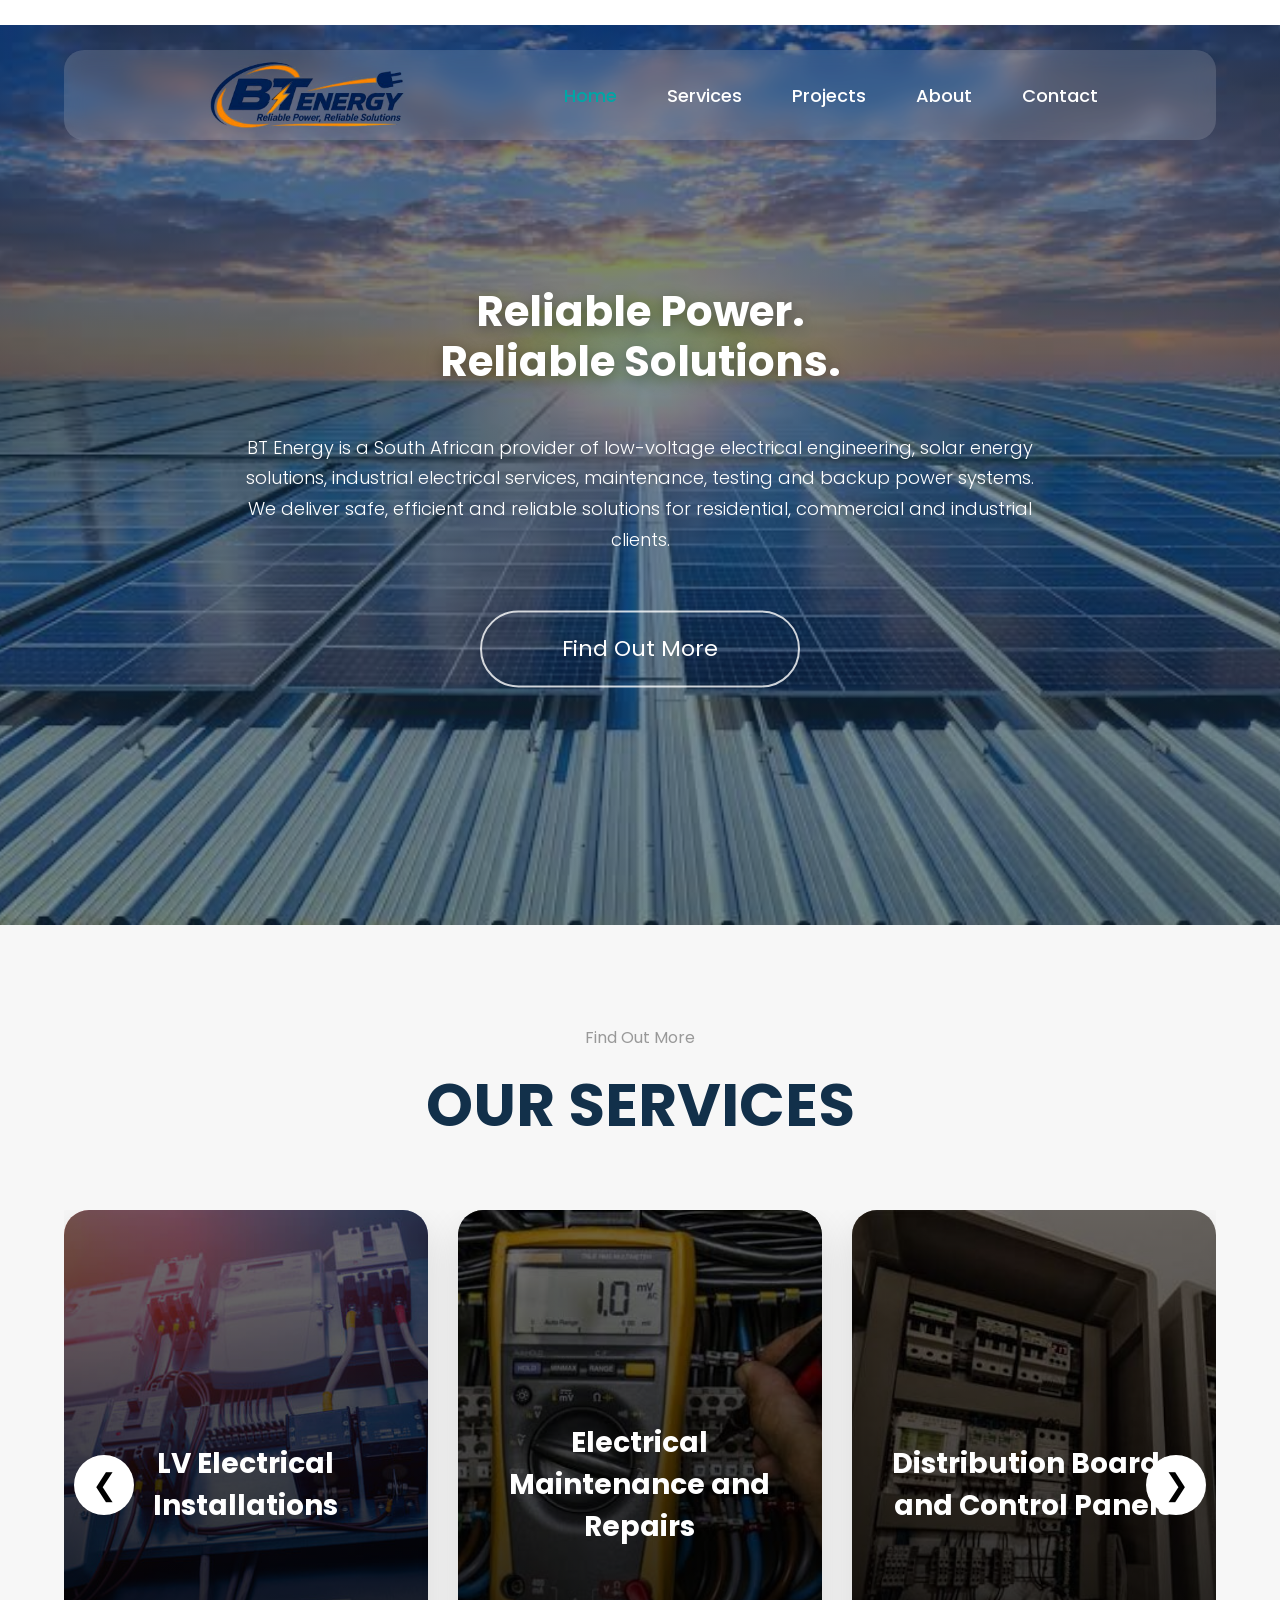
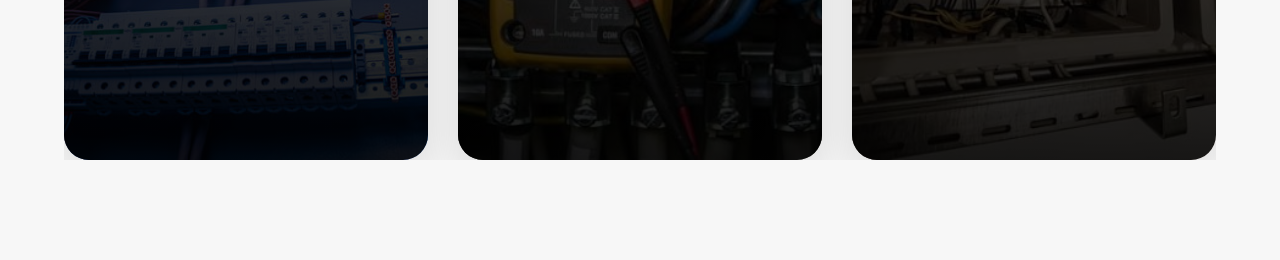
<file: index.html>
<!DOCTYPE html>
<html lang="en">
<head>
<meta charset="UTF-8">
<meta name="viewport" content="width=device-width, initial-scale=1.0">
<title>BT Energy</title>
 
<link rel="stylesheet" href="style.css">
 
<link
href="https://fonts.googleapis.com/css2?family=Poppins:wght@300;400;500;600;700;800&display=swap"
rel="stylesheet">
 
</head>
<body>
 
<section class="hero">
 
<nav>
 
<a class="logo" href="index.html" aria-label="BT Energy home">
<img class="landing-logo" src="images/bt-energy-logo.png" alt="BT Energy — Reliable Power, Reliable Solutions">
</a>
 
<ul>
<li><a href="index.html" aria-current="page">Home</a></li>
<li><a href="services.html">Services</a></li>
<li><a href="projects.html">Projects</a></li>
<li><a href="about.html">About</a></li>
<li><a href="contact.html">Contact</a></li>
</ul>
 
</nav>
 
<div class="hero-content">
 
<h1>
Reliable Power.<br>
Reliable Solutions.
</h1>
 
<p>
BT Energy is a South African provider of low-voltage electrical
engineering, solar energy solutions, industrial electrical services,
maintenance, testing and backup power systems. We deliver safe,
efficient and reliable solutions for residential, commercial and
industrial clients.
</p>
 
<a href="#services" class="btn">
Find Out More
</a>
 
</div>
 
</section>
<section class="services" id="services">

    <div class="services-title">
        <span>Find Out More</span>
        <h2>OUR SERVICES</h2>
    </div>

    <div class="slider-wrapper">

        <button class="slider-btn prev">&#10094;</button>

        <div class="services-slider">

            <div class="service-card" tabindex="0">
                <img src="images/mor_electrical_engineering_1.jpg" alt="">
                <div class="service-info">
                    <h3>LV Electrical Installations</h3>
                    <ul>
                        <li>Residential and commercial electrical installations.</li>
                        <li>Electrical wiring, conduit and cable reticulation.</li>
                        <li>Lighting, switching and socket-outlet installations.</li>
                        <li>Distribution board installation and upgrades.</li>
                        <li>Cable pulling, glanding, termination and connections.</li>
                        <li>Earthing and bonding installations.</li>
                    </ul>
                </div>
            </div>

            <div class="service-card" tabindex="0">
                <img src="images/maintenance.jfif" alt="">
                <div class="service-info">
                    <h3>Electrical Maintenance and Repairs</h3>
                    <ul>
                        <li>Planned and preventative electrical maintenance.</li>
                        <li>Corrective maintenance and electrical repairs.</li>
                        <li>Electrical fault finding and troubleshooting.</li>
                        <li>Inspection and maintenance of distribution boards and circuits.</li>
                        <li>Repair and replacement of damaged cables, accessories and components.</li>
                        <li>Support with electrical faults and breakdowns.</li>
                    </ul>
                </div>
            </div>

            <div class="service-card" tabindex="0">
                <img src="images/distribution.jfif" alt="">
                <div class="service-info">
                    <h3>Distribution Boards and Control Panels</h3>
                    <ul>
                        <li>Supply, installation, replacement and upgrading of low-voltage distribution boards.</li>
                        <li>Main and sub-distribution board work.</li>
                        <li>Circuit breaker and protective-device installation or replacement.</li>
                        <li>Control panel wiring, modifications and refurbishment.</li>
                        <li>Motor control and starter panel services within the agreed LV scope.</li>
                        <li>Circuit identification, labelling and panel documentation.</li>
                    </ul>
                </div>
            </div>

            <div class="service-card" tabindex="0">
                <img src="images/testing.jfif" alt="">
                <div class="service-info">
                    <h3>Electrical Testing and Commissioning</h3>
                    <ul>
                        <li>Electrical installation inspection and verification.</li>
                        <li>Insulation resistance testing.</li>
                        <li>Continuity and earth continuity testing.</li>
                        <li>Polarity and phase sequence checks.</li>
                        <li>Earth leakage and protective-device checks.</li>
                        <li>Functional testing and commissioning of completed LV installations.</li>
                    </ul>
                    <p class="service-note">Testing and certification are limited to applicable competence, registration and authorisation. Any required electrical Certificate of Compliance (CoC) is issued only by an appropriately registered person.</p>
                </div>
            </div>

            <div class="service-card" tabindex="0">
                <img src="images/card1.jpg" alt="">
                <div class="service-info">
                    <h3>Industrial Electrical Services</h3>
                    <ul>
                        <li>Low-voltage electrical connections for machinery and equipment.</li>
                        <li>Electrical motor connections and related control circuits.</li>
                        <li>Pump and conveyor electrical connections and control support.</li>
                        <li>Industrial lighting and power installations.</li>
                        <li>Industrial electrical fault finding and maintenance.</li>
                        <li>LV electrical modifications and upgrades.</li>
                    </ul>
                </div>
            </div>

            <div class="service-card" tabindex="0">
                <img src="images/card5.jfif" alt="">
                <div class="service-info">
                    <h3>Solar and Backup Power</h3>
                    <ul>
                        <li>Inverter and battery backup system installations.</li>
                        <li>UPS installation, maintenance and support.</li>
                        <li>Solar PV electrical installation services.</li>
                        <li>Changeover systems and automatic transfer switch (ATS) installations.</li>
                        <li>Backup power system inspection, testing and maintenance.</li>
                        <li>Integration of suitable low-voltage power and protection equipment.</li>
                    </ul>
                    <p class="service-note">Solar PV and backup-power work is subject to system design, equipment suitability, applicable standards and required professional or statutory approvals.</p>
                </div>
            </div>

        </div>

        <button class="slider-btn next">&#10095;</button>

    </div>

</section>
<script src="script.js"></script>
</body>
</html>
</file>
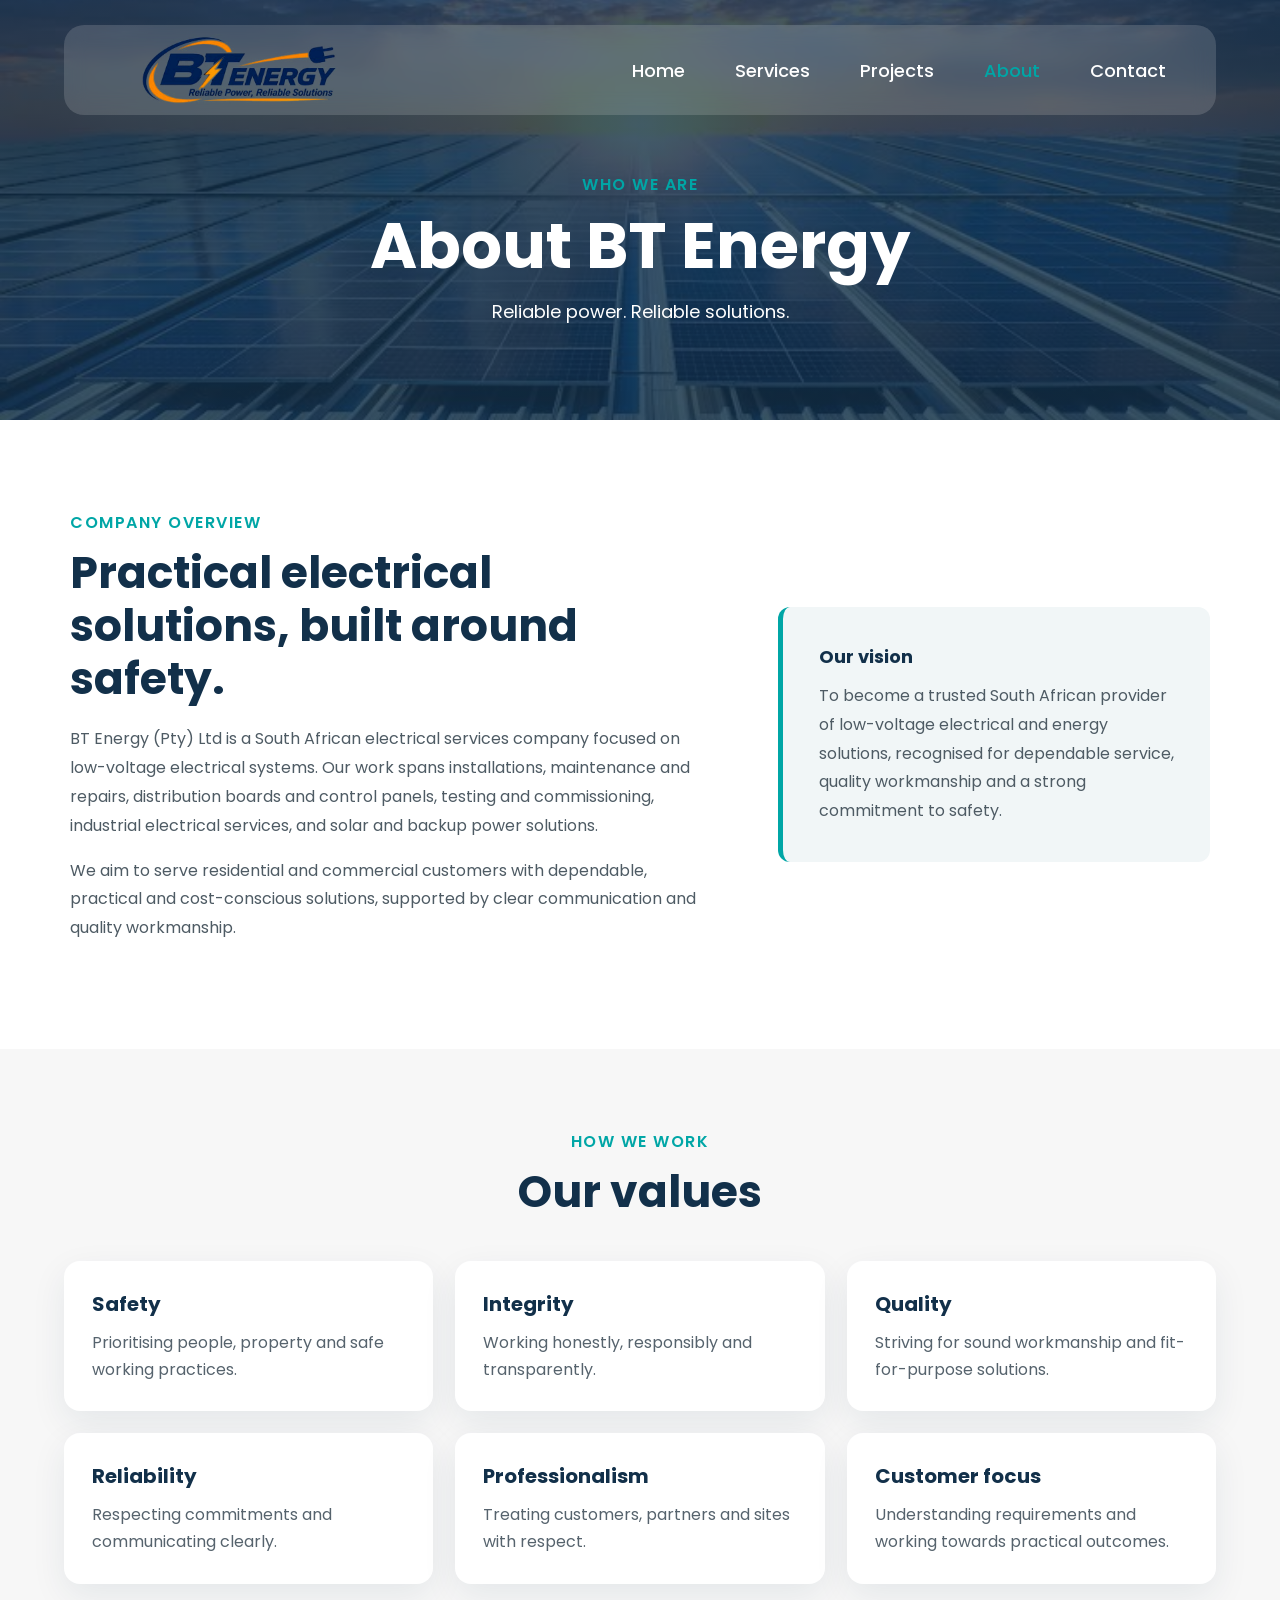
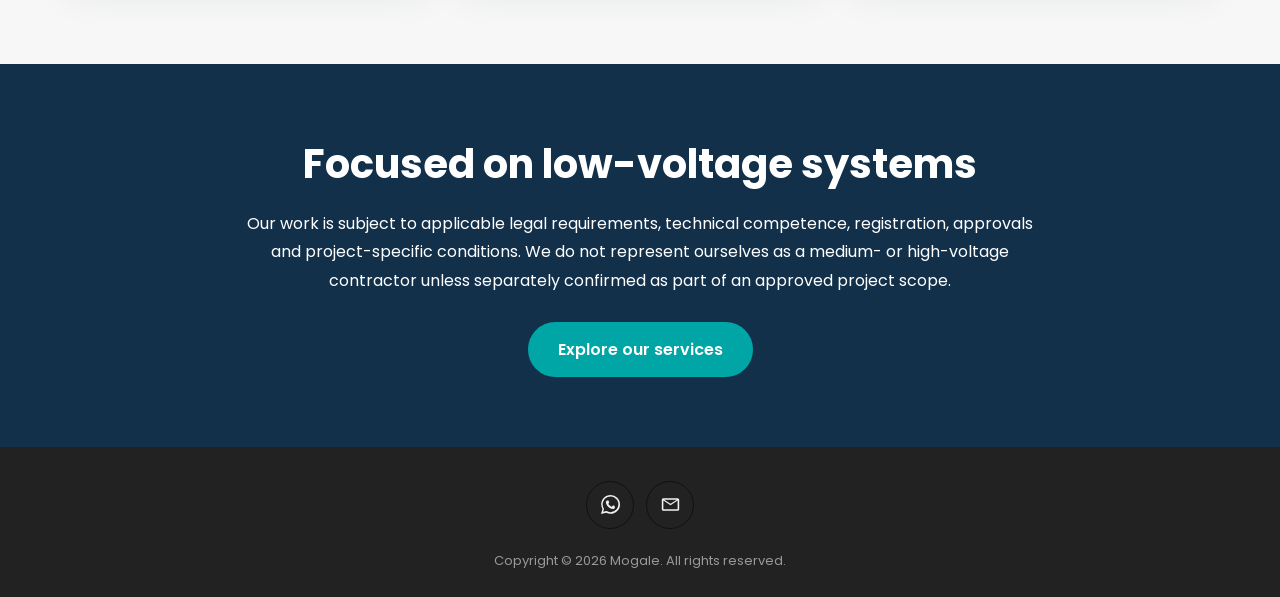
<file: about.html>
<!DOCTYPE html>
<html lang="en">
<head>
    <meta charset="UTF-8">
    <meta name="viewport" content="width=device-width, initial-scale=1.0">
    <meta name="description" content="Learn about BT Energy, a South African low-voltage electrical and energy services company.">
    <title>About | BT Energy</title>
    <link rel="stylesheet" href="style.css">
    <link href="https://fonts.googleapis.com/css2?family=Poppins:wght@300;400;500;600;700;800&display=swap" rel="stylesheet">
</head>
<body>
    <header class="page-hero">
        <nav>
            <a class="logo" href="index.html" aria-label="BT Energy home"><img class="landing-logo" src="images/bt-energy-logo.png" alt="BT Energy — Reliable Power, Reliable Solutions"></a>
            <ul>
                <li><a href="index.html">Home</a></li>
                <li><a href="services.html">Services</a></li>
                <li><a href="projects.html">Projects</a></li>
                <li><a href="about.html" aria-current="page">About</a></li>
                <li><a href="contact.html">Contact</a></li>
            </ul>
        </nav>
        <div class="page-heading">
            <span>Who we are</span>
            <h1>About BT Energy</h1>
            <p>Reliable power. Reliable solutions.</p>
        </div>
    </header>

    <main>
        <section class="content-section about-intro">
            <div class="content-copy">
                <span class="eyebrow">Company overview</span>
                <h2>Practical electrical solutions, built around safety.</h2>
                <p>BT Energy (Pty) Ltd is a South African electrical services company focused on low-voltage electrical systems. Our work spans installations, maintenance and repairs, distribution boards and control panels, testing and commissioning, industrial electrical services, and solar and backup power solutions.</p>
                <p>We aim to serve residential and commercial customers with dependable, practical and cost-conscious solutions, supported by clear communication and quality workmanship.</p>
            </div>
            <div class="about-highlight">
                <span>Our vision</span>
                <p>To become a trusted South African provider of low-voltage electrical and energy solutions, recognised for dependable service, quality workmanship and a strong commitment to safety.</p>
            </div>
        </section>

        <section class="values-section">
            <div class="section-heading">
                <span class="eyebrow">How we work</span>
                <h2>Our values</h2>
            </div>
            <div class="value-grid">
                <article class="value-card"><h3>Safety</h3><p>Prioritising people, property and safe working practices.</p></article>
                <article class="value-card"><h3>Integrity</h3><p>Working honestly, responsibly and transparently.</p></article>
                <article class="value-card"><h3>Quality</h3><p>Striving for sound workmanship and fit-for-purpose solutions.</p></article>
                <article class="value-card"><h3>Reliability</h3><p>Respecting commitments and communicating clearly.</p></article>
                <article class="value-card"><h3>Professionalism</h3><p>Treating customers, partners and sites with respect.</p></article>
                <article class="value-card"><h3>Customer focus</h3><p>Understanding requirements and working towards practical outcomes.</p></article>
            </div>
        </section>

        <section class="scope-banner">
            <h2>Focused on low-voltage systems</h2>
            <p>Our work is subject to applicable legal requirements, technical competence, registration, approvals and project-specific conditions. We do not represent ourselves as a medium- or high-voltage contractor unless separately confirmed as part of an approved project scope.</p>
            <a class="content-button" href="index.html#services">Explore our services</a>
        </section>
    </main>

    <footer class="site-footer">
        <div class="footer-icons">
            <a href="https://wa.me/27682851811" target="_blank" rel="noopener noreferrer" aria-label="Chat with BT Energy on WhatsApp">
                <svg viewBox="0 0 24 24" aria-hidden="true"><path d="M20.5 3.5A11.8 11.8 0 0 0 12.1 0C5.6 0 .3 5.3.3 11.8c0 2.1.6 4.1 1.6 5.9L0 24l6.5-1.7a11.8 11.8 0 0 0 5.6 1.4h.1c6.5 0 11.8-5.3 11.8-11.8 0-3.2-1.2-6.1-3.5-8.4ZM12.1 21.7a9.9 9.9 0 0 1-5.1-1.4l-.4-.2-3.8 1 1-3.7-.2-.4a9.9 9.9 0 1 1 8.5 4.7Zm5.4-7.4c-.3-.2-1.7-.8-2-.9-.3-.1-.5-.2-.7.2-.2.3-.8.9-.9 1.1-.2.2-.3.2-.6.1-.3-.2-1.2-.4-2.3-1.4-.9-.8-1.4-1.7-1.6-2-.2-.3 0-.5.1-.6l.5-.6.3-.5c.1-.2 0-.4 0-.5l-.8-2c-.2-.5-.4-.4-.7-.4H8c-.2 0-.5.1-.8.4-.3.3-1 1-1 2.4s1 2.8 1.1 3c.1.2 2 3.1 4.8 4.3.7.3 1.2.5 1.6.6.7.2 1.3.2 1.8.1.5-.1 1.7-.7 1.9-1.3.2-.7.2-1.2.2-1.3-.1-.2-.3-.3-.6-.5Z"/></svg>
            </a>
            <a href="mailto:nmokgwatjana@gmail.com" aria-label="Email BT Energy">
                <svg viewBox="0 0 24 24" aria-hidden="true"><path d="M3 4h18a2 2 0 0 1 2 2v12a2 2 0 0 1-2 2H3a2 2 0 0 1-2-2V6a2 2 0 0 1 2-2Zm9 9L3 7v11h18V7l-9 6Zm0-2 8-5H4l8 5Z"/></svg>
            </a>
        </div>
        <p>Copyright &copy; 2026 Mogale. All rights reserved.</p>
    </footer>
</body>
</html>
</file>
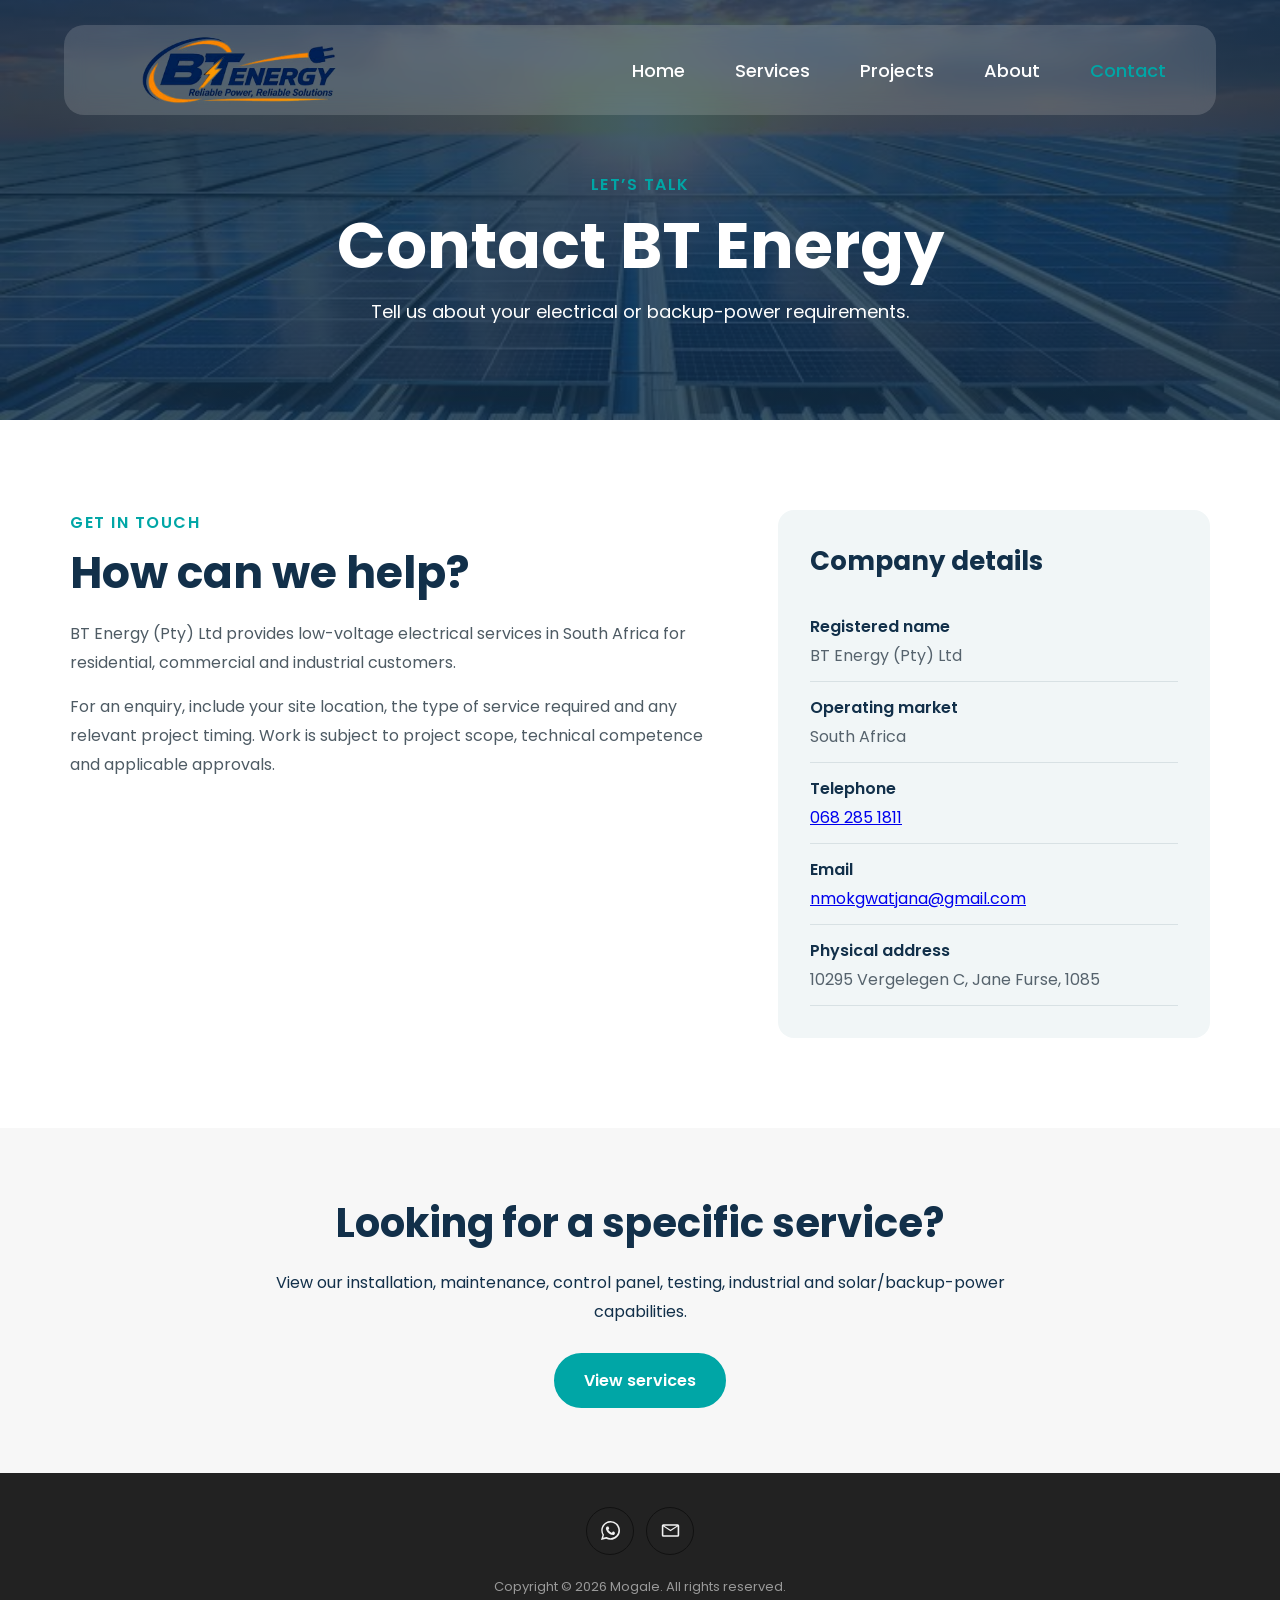
<file: contact.html>
<!DOCTYPE html>
<html lang="en">
<head>
    <meta charset="UTF-8">
    <meta name="viewport" content="width=device-width, initial-scale=1.0">
    <meta name="description" content="Contact BT Energy (Pty) Ltd about low-voltage electrical services in South Africa.">
    <title>Contact | BT Energy</title>
    <link rel="stylesheet" href="style.css">
    <link href="https://fonts.googleapis.com/css2?family=Poppins:wght@300;400;500;600;700;800&display=swap" rel="stylesheet">
</head>
<body>
    <header class="page-hero">
        <nav>
            <a class="logo" href="index.html" aria-label="BT Energy home"><img class="landing-logo" src="images/bt-energy-logo.png" alt="BT Energy — Reliable Power, Reliable Solutions"></a>
            <ul>
                <li><a href="index.html">Home</a></li>
                <li><a href="services.html">Services</a></li>
                <li><a href="projects.html">Projects</a></li>
                <li><a href="about.html">About</a></li>
                <li><a href="contact.html" aria-current="page">Contact</a></li>
            </ul>
        </nav>
        <div class="page-heading">
            <span>Let’s talk</span>
            <h1>Contact BT Energy</h1>
            <p>Tell us about your electrical or backup-power requirements.</p>
        </div>
    </header>

    <main>
        <section class="contact-section">
            <div class="contact-copy">
                <span class="eyebrow">Get in touch</span>
                <h2>How can we help?</h2>
                <p>BT Energy (Pty) Ltd provides low-voltage electrical services in South Africa for residential, commercial and industrial customers.</p>
                <p>For an enquiry, include your site location, the type of service required and any relevant project timing. Work is subject to project scope, technical competence and applicable approvals.</p>
            </div>
            <div class="contact-details">
                <h2>Company details</h2>
                <dl>
                    <div><dt>Registered name</dt><dd>BT Energy (Pty) Ltd</dd></div>
                    <div><dt>Operating market</dt><dd>South Africa</dd></div>
                    <div><dt>Telephone</dt><dd><a href="tel:0682851811">068 285 1811</a></dd></div>
                    <div><dt>Email</dt><dd><a href="mailto:nmokgwatjana@gmail.com">nmokgwatjana@gmail.com</a></dd></div>
                    <div><dt>Physical address</dt><dd>10295 Vergelegen C, Jane Furse, 1085</dd></div>
                </dl>
            </div>
        </section>
        <section class="contact-services">
            <h2>Looking for a specific service?</h2>
            <p>View our installation, maintenance, control panel, testing, industrial and solar/backup-power capabilities.</p>
            <a class="content-button" href="services.html">View services</a>
        </section>
    </main>

    <footer class="site-footer">
        <div class="footer-icons">
            <a href="https://wa.me/27682851811" target="_blank" rel="noopener noreferrer" aria-label="Chat with BT Energy on WhatsApp">
                <svg viewBox="0 0 24 24" aria-hidden="true"><path d="M20.5 3.5A11.8 11.8 0 0 0 12.1 0C5.6 0 .3 5.3.3 11.8c0 2.1.6 4.1 1.6 5.9L0 24l6.5-1.7a11.8 11.8 0 0 0 5.6 1.4h.1c6.5 0 11.8-5.3 11.8-11.8 0-3.2-1.2-6.1-3.5-8.4ZM12.1 21.7a9.9 9.9 0 0 1-5.1-1.4l-.4-.2-3.8 1 1-3.7-.2-.4a9.9 9.9 0 1 1 8.5 4.7Zm5.4-7.4c-.3-.2-1.7-.8-2-.9-.3-.1-.5-.2-.7.2-.2.3-.8.9-.9 1.1-.2.2-.3.2-.6.1-.3-.2-1.2-.4-2.3-1.4-.9-.8-1.4-1.7-1.6-2-.2-.3 0-.5.1-.6l.5-.6.3-.5c.1-.2 0-.4 0-.5l-.8-2c-.2-.5-.4-.4-.7-.4H8c-.2 0-.5.1-.8.4-.3.3-1 1-1 2.4s1 2.8 1.1 3c.1.2 2 3.1 4.8 4.3.7.3 1.2.5 1.6.6.7.2 1.3.2 1.8.1.5-.1 1.7-.7 1.9-1.3.2-.7.2-1.2.2-1.3-.1-.2-.3-.3-.6-.5Z"/></svg>
            </a>
            <a href="mailto:nmokgwatjana@gmail.com" aria-label="Email BT Energy">
                <svg viewBox="0 0 24 24" aria-hidden="true"><path d="M3 4h18a2 2 0 0 1 2 2v12a2 2 0 0 1-2 2H3a2 2 0 0 1-2-2V6a2 2 0 0 1 2-2Zm9 9L3 7v11h18V7l-9 6Zm0-2 8-5H4l8 5Z"/></svg>
            </a>
        </div>
        <p>Copyright &copy; 2026 Mogale. All rights reserved.</p>
    </footer>
</body>
</html>
</file>
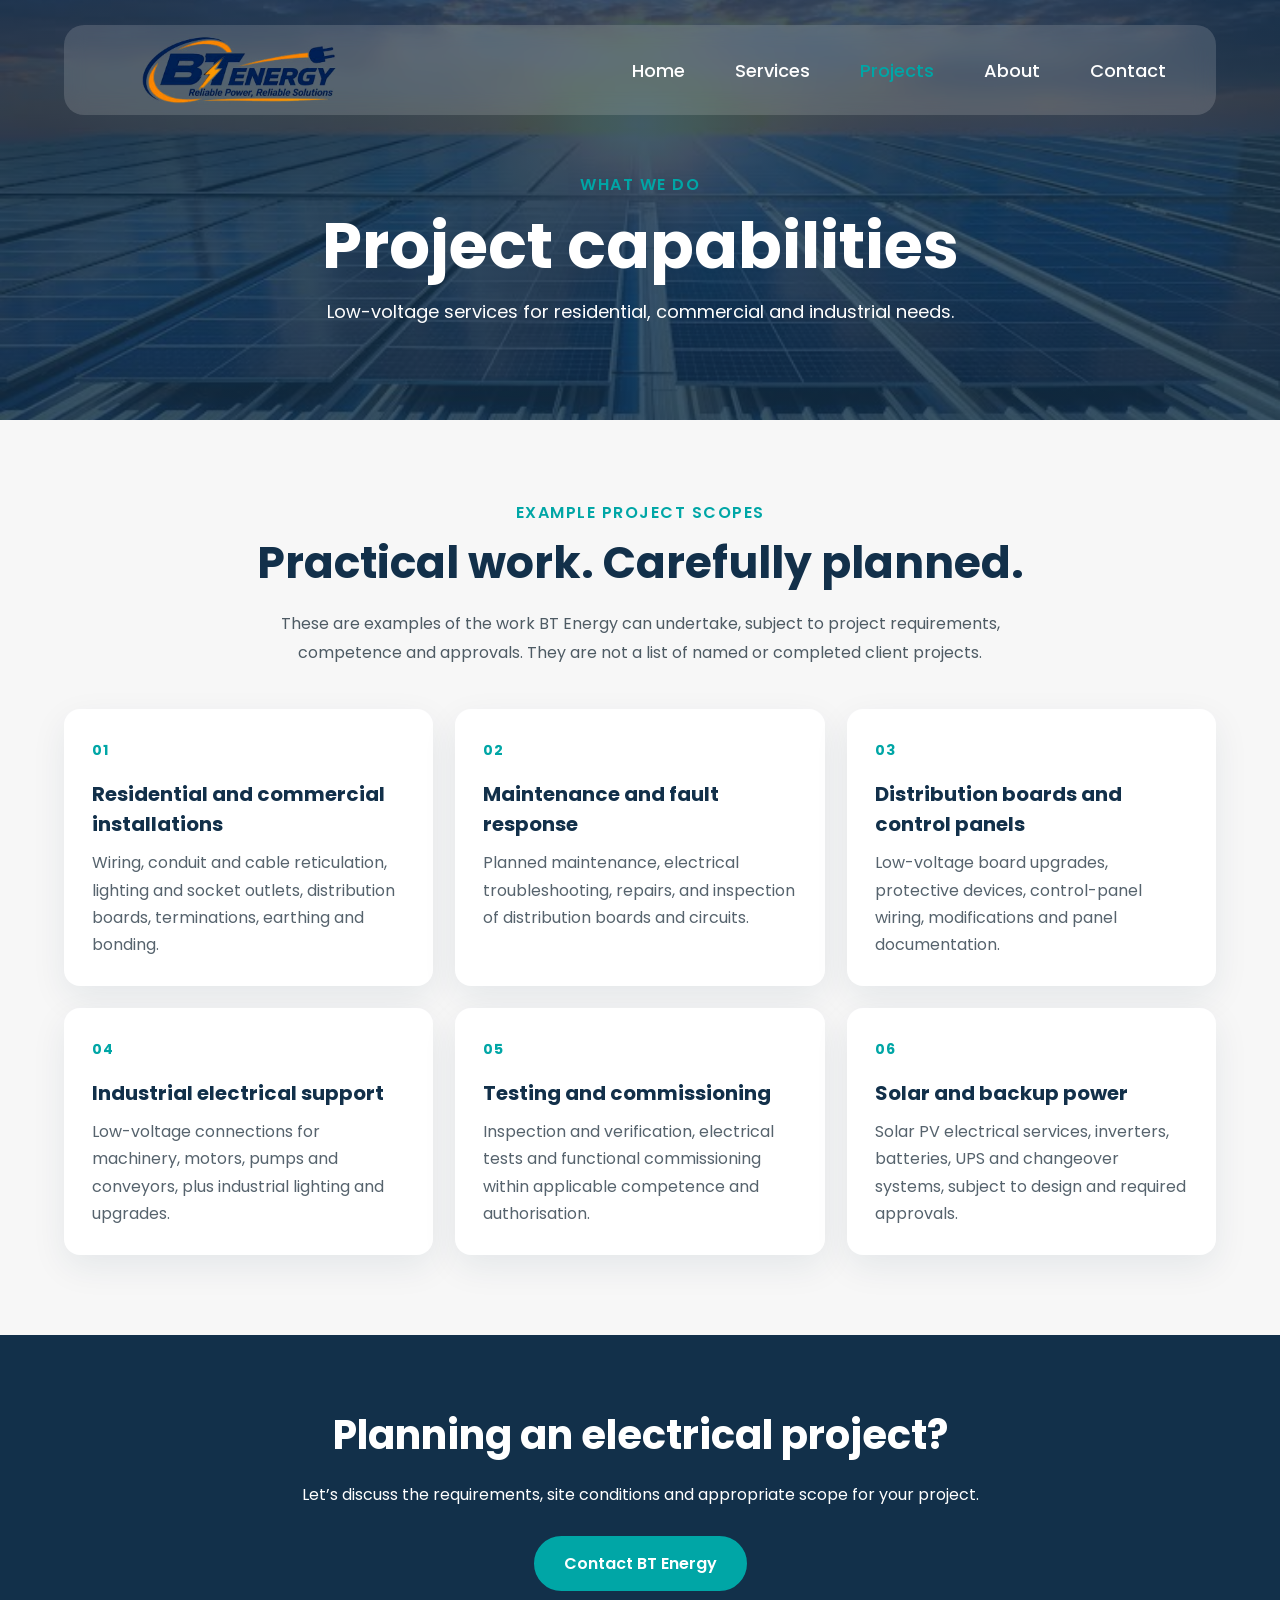
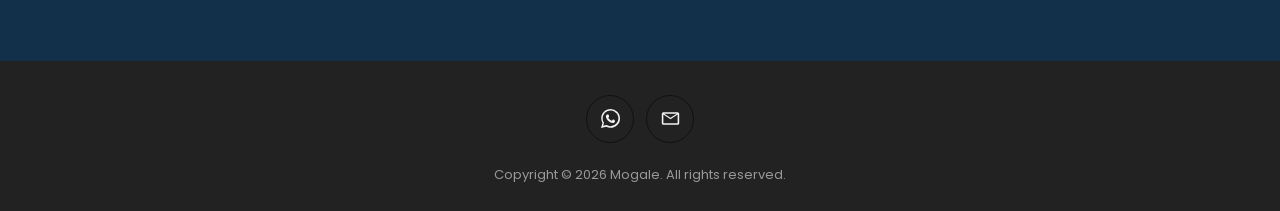
<file: projects.html>
<!DOCTYPE html>
<html lang="en">
<head>
    <meta charset="UTF-8">
    <meta name="viewport" content="width=device-width, initial-scale=1.0">
    <meta name="description" content="Explore example low-voltage electrical project scopes offered by BT Energy.">
    <title>Projects | BT Energy</title>
    <link rel="stylesheet" href="style.css">
    <link href="https://fonts.googleapis.com/css2?family=Poppins:wght@300;400;500;600;700;800&display=swap" rel="stylesheet">
</head>
<body>
    <header class="page-hero">
        <nav>
            <a class="logo" href="index.html" aria-label="BT Energy home"><img class="landing-logo" src="images/bt-energy-logo.png" alt="BT Energy — Reliable Power, Reliable Solutions"></a>
            <ul>
                <li><a href="index.html">Home</a></li>
                <li><a href="services.html">Services</a></li>
                <li><a href="projects.html" aria-current="page">Projects</a></li>
                <li><a href="about.html">About</a></li>
                <li><a href="contact.html">Contact</a></li>
            </ul>
        </nav>
        <div class="page-heading">
            <span>What we do</span>
            <h1>Project capabilities</h1>
            <p>Low-voltage services for residential, commercial and industrial needs.</p>
        </div>
    </header>

    <main>
        <section class="project-section">
            <div class="section-heading">
                <span class="eyebrow">Example project scopes</span>
                <h2>Practical work. Carefully planned.</h2>
                <p>These are examples of the work BT Energy can undertake, subject to project requirements, competence and approvals. They are not a list of named or completed client projects.</p>
            </div>
            <div class="project-grid">
                <article class="project-card">
                    <span class="project-number">01</span>
                    <h3>Residential and commercial installations</h3>
                    <p>Wiring, conduit and cable reticulation, lighting and socket outlets, distribution boards, terminations, earthing and bonding.</p>
                </article>
                <article class="project-card">
                    <span class="project-number">02</span>
                    <h3>Maintenance and fault response</h3>
                    <p>Planned maintenance, electrical troubleshooting, repairs, and inspection of distribution boards and circuits.</p>
                </article>
                <article class="project-card">
                    <span class="project-number">03</span>
                    <h3>Distribution boards and control panels</h3>
                    <p>Low-voltage board upgrades, protective devices, control-panel wiring, modifications and panel documentation.</p>
                </article>
                <article class="project-card">
                    <span class="project-number">04</span>
                    <h3>Industrial electrical support</h3>
                    <p>Low-voltage connections for machinery, motors, pumps and conveyors, plus industrial lighting and upgrades.</p>
                </article>
                <article class="project-card">
                    <span class="project-number">05</span>
                    <h3>Testing and commissioning</h3>
                    <p>Inspection and verification, electrical tests and functional commissioning within applicable competence and authorisation.</p>
                </article>
                <article class="project-card">
                    <span class="project-number">06</span>
                    <h3>Solar and backup power</h3>
                    <p>Solar PV electrical services, inverters, batteries, UPS and changeover systems, subject to design and required approvals.</p>
                </article>
            </div>
        </section>
        <section class="scope-banner">
            <h2>Planning an electrical project?</h2>
            <p>Let’s discuss the requirements, site conditions and appropriate scope for your project.</p>
            <a class="content-button" href="contact.html">Contact BT Energy</a>
        </section>
    </main>

    <footer class="site-footer">
        <div class="footer-icons">
            <a href="https://wa.me/27682851811" target="_blank" rel="noopener noreferrer" aria-label="Chat with BT Energy on WhatsApp">
                <svg viewBox="0 0 24 24" aria-hidden="true"><path d="M20.5 3.5A11.8 11.8 0 0 0 12.1 0C5.6 0 .3 5.3.3 11.8c0 2.1.6 4.1 1.6 5.9L0 24l6.5-1.7a11.8 11.8 0 0 0 5.6 1.4h.1c6.5 0 11.8-5.3 11.8-11.8 0-3.2-1.2-6.1-3.5-8.4ZM12.1 21.7a9.9 9.9 0 0 1-5.1-1.4l-.4-.2-3.8 1 1-3.7-.2-.4a9.9 9.9 0 1 1 8.5 4.7Zm5.4-7.4c-.3-.2-1.7-.8-2-.9-.3-.1-.5-.2-.7.2-.2.3-.8.9-.9 1.1-.2.2-.3.2-.6.1-.3-.2-1.2-.4-2.3-1.4-.9-.8-1.4-1.7-1.6-2-.2-.3 0-.5.1-.6l.5-.6.3-.5c.1-.2 0-.4 0-.5l-.8-2c-.2-.5-.4-.4-.7-.4H8c-.2 0-.5.1-.8.4-.3.3-1 1-1 2.4s1 2.8 1.1 3c.1.2 2 3.1 4.8 4.3.7.3 1.2.5 1.6.6.7.2 1.3.2 1.8.1.5-.1 1.7-.7 1.9-1.3.2-.7.2-1.2.2-1.3-.1-.2-.3-.3-.6-.5Z"/></svg>
            </a>
            <a href="mailto:nmokgwatjana@gmail.com" aria-label="Email BT Energy">
                <svg viewBox="0 0 24 24" aria-hidden="true"><path d="M3 4h18a2 2 0 0 1 2 2v12a2 2 0 0 1-2 2H3a2 2 0 0 1-2-2V6a2 2 0 0 1 2-2Zm9 9L3 7v11h18V7l-9 6Zm0-2 8-5H4l8 5Z"/></svg>
            </a>
        </div>
        <p>Copyright &copy; 2026 Mogale. All rights reserved.</p>
    </footer>
</body>
</html>
</file>
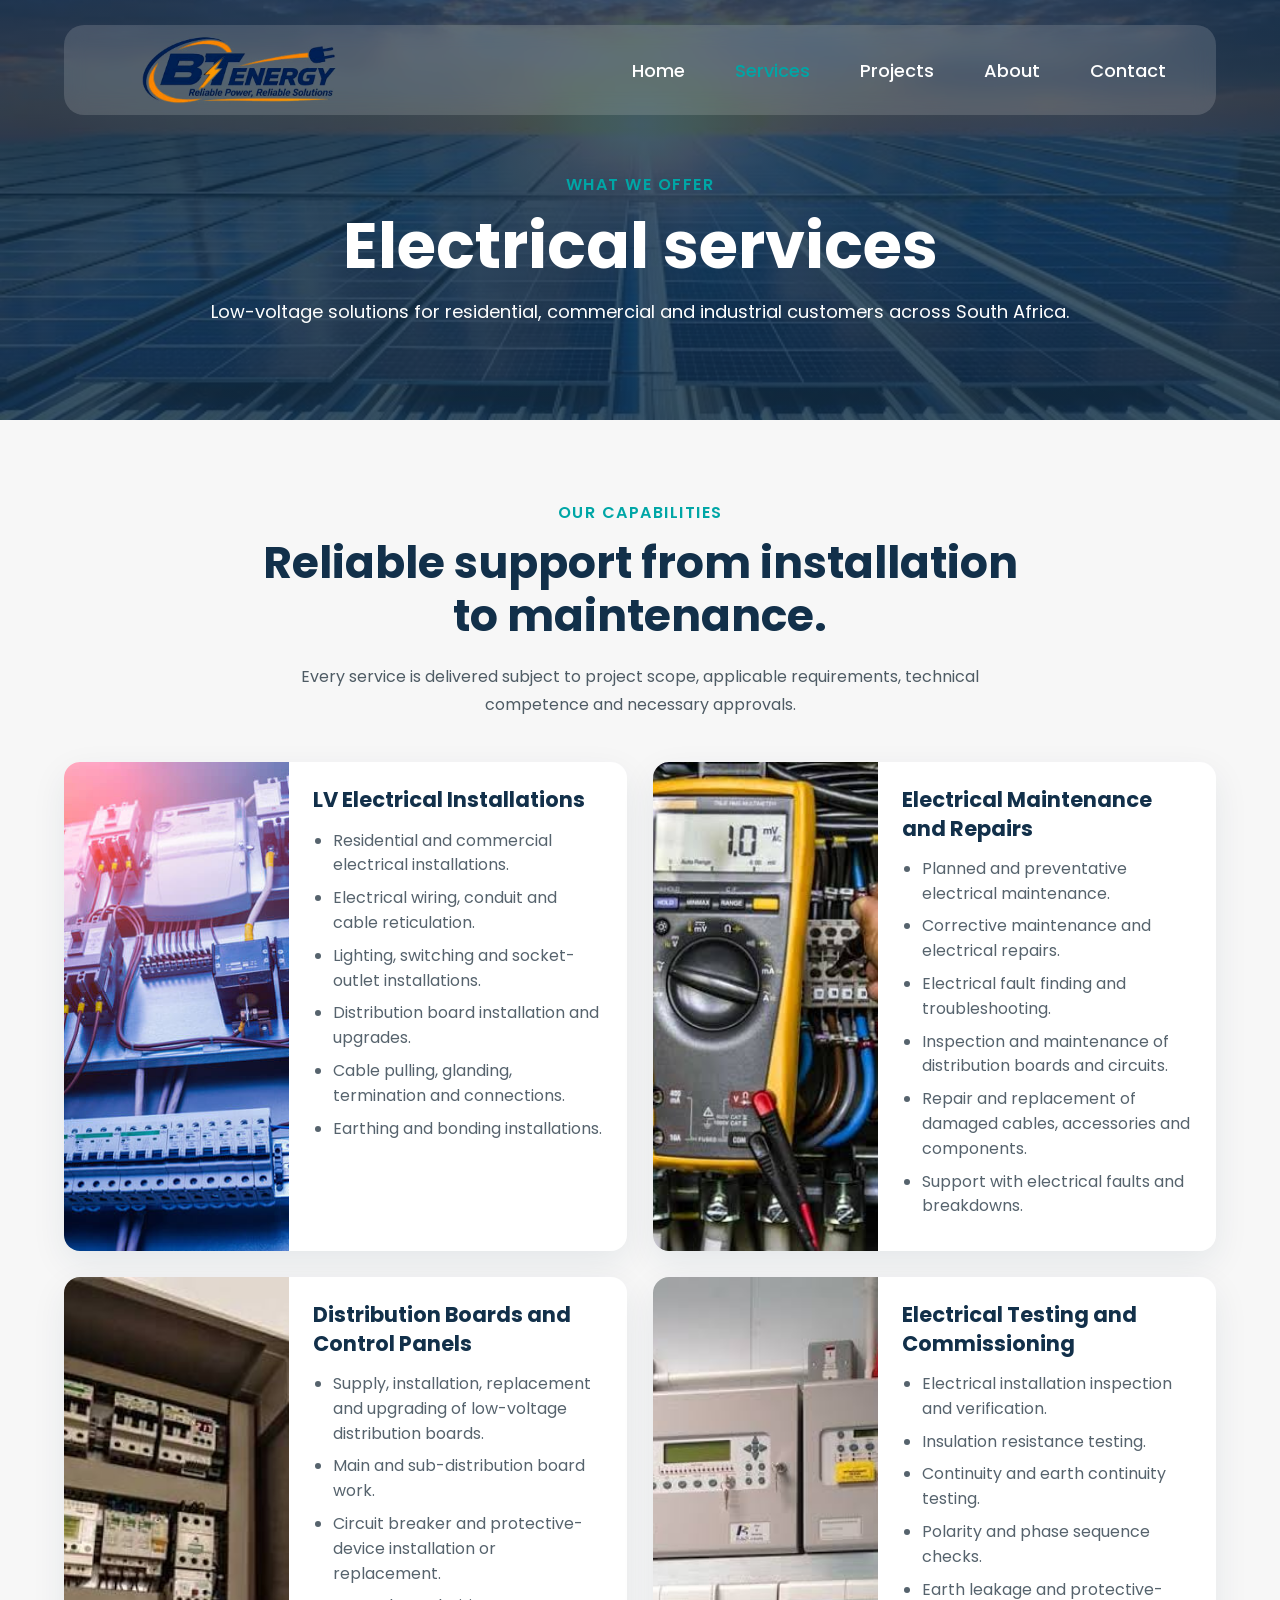
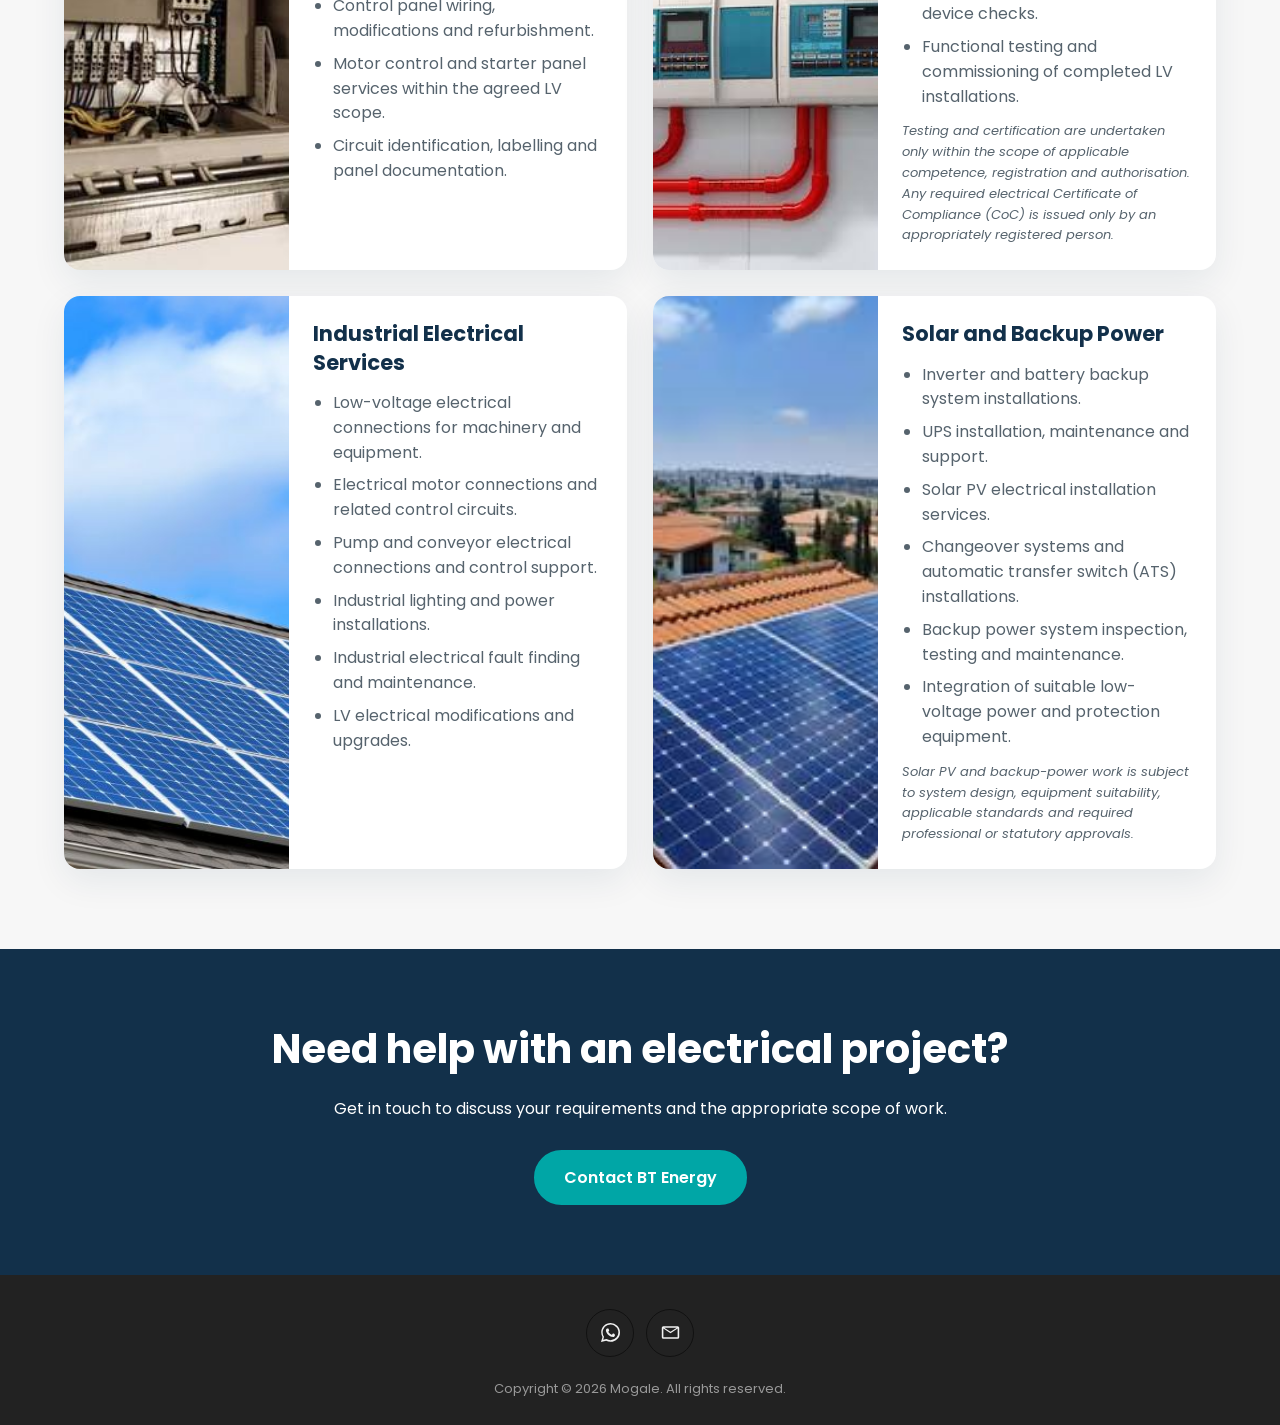
<file: services.html>
<!DOCTYPE html>
<html lang="en">
<head>
    <meta charset="UTF-8">
    <meta name="viewport" content="width=device-width, initial-scale=1.0">
    <meta name="description" content="Explore BT Energy's low-voltage electrical installation, maintenance, industrial, testing, solar and backup power services.">
    <title>Services | BT Energy</title>
    <link rel="stylesheet" href="style.css">
    <link href="https://fonts.googleapis.com/css2?family=Poppins:wght@300;400;500;600;700;800&display=swap" rel="stylesheet">
</head>
<body>
    <header class="page-hero">
        <nav>
            <a class="logo" href="index.html" aria-label="BT Energy home"><img class="landing-logo" src="images/bt-energy-logo.png" alt="BT Energy — Reliable Power, Reliable Solutions"></a>
            <ul>
                <li><a href="index.html">Home</a></li>
                <li><a href="services.html" aria-current="page">Services</a></li>
                <li><a href="projects.html">Projects</a></li>
                <li><a href="about.html">About</a></li>
                <li><a href="contact.html">Contact</a></li>
            </ul>
        </nav>
        <div class="page-heading">
            <span>What we offer</span>
            <h1>Electrical services</h1>
            <p>Low-voltage solutions for residential, commercial and industrial customers across South Africa.</p>
        </div>
    </header>

    <main>
        <section class="service-list-section">
            <div class="section-heading">
                <span class="eyebrow">Our capabilities</span>
                <h2>Reliable support from installation to maintenance.</h2>
                <p>Every service is delivered subject to project scope, applicable requirements, technical competence and necessary approvals.</p>
            </div>
            <div class="service-list-grid">
                <article class="service-detail-card">
                    <img src="images/mor_electrical_engineering_1.jpg" alt="">
                    <div class="service-detail-content">
                        <h3>LV Electrical Installations</h3>
                        <ul>
                            <li>Residential and commercial electrical installations.</li>
                            <li>Electrical wiring, conduit and cable reticulation.</li>
                            <li>Lighting, switching and socket-outlet installations.</li>
                            <li>Distribution board installation and upgrades.</li>
                            <li>Cable pulling, glanding, termination and connections.</li>
                            <li>Earthing and bonding installations.</li>
                        </ul>
                    </div>
                </article>
                <article class="service-detail-card">
                    <img src="images/maintenance.jfif" alt="">
                    <div class="service-detail-content">
                        <h3>Electrical Maintenance and Repairs</h3>
                        <ul>
                            <li>Planned and preventative electrical maintenance.</li>
                            <li>Corrective maintenance and electrical repairs.</li>
                            <li>Electrical fault finding and troubleshooting.</li>
                            <li>Inspection and maintenance of distribution boards and circuits.</li>
                            <li>Repair and replacement of damaged cables, accessories and components.</li>
                            <li>Support with electrical faults and breakdowns.</li>
                        </ul>
                    </div>
                </article>
                <article class="service-detail-card">
                    <img src="images/distribution.jfif" alt="">
                    <div class="service-detail-content">
                        <h3>Distribution Boards and Control Panels</h3>
                        <ul>
                            <li>Supply, installation, replacement and upgrading of low-voltage distribution boards.</li>
                            <li>Main and sub-distribution board work.</li>
                            <li>Circuit breaker and protective-device installation or replacement.</li>
                            <li>Control panel wiring, modifications and refurbishment.</li>
                            <li>Motor control and starter panel services within the agreed LV scope.</li>
                            <li>Circuit identification, labelling and panel documentation.</li>
                        </ul>
                    </div>
                </article>
                <article class="service-detail-card">
                    <img src="images/testing.jfif" alt="">
                    <div class="service-detail-content">
                        <h3>Electrical Testing and Commissioning</h3>
                        <ul>
                            <li>Electrical installation inspection and verification.</li>
                            <li>Insulation resistance testing.</li>
                            <li>Continuity and earth continuity testing.</li>
                            <li>Polarity and phase sequence checks.</li>
                            <li>Earth leakage and protective-device checks.</li>
                            <li>Functional testing and commissioning of completed LV installations.</li>
                        </ul>
                        <p class="service-detail-note">Testing and certification are undertaken only within the scope of applicable competence, registration and authorisation. Any required electrical Certificate of Compliance (CoC) is issued only by an appropriately registered person.</p>
                    </div>
                </article>
                <article class="service-detail-card">
                    <img src="images/card1.jpg" alt="">
                    <div class="service-detail-content">
                        <h3>Industrial Electrical Services</h3>
                        <ul>
                            <li>Low-voltage electrical connections for machinery and equipment.</li>
                            <li>Electrical motor connections and related control circuits.</li>
                            <li>Pump and conveyor electrical connections and control support.</li>
                            <li>Industrial lighting and power installations.</li>
                            <li>Industrial electrical fault finding and maintenance.</li>
                            <li>LV electrical modifications and upgrades.</li>
                        </ul>
                    </div>
                </article>
                <article class="service-detail-card">
                    <img src="images/card5.jfif" alt="">
                    <div class="service-detail-content">
                        <h3>Solar and Backup Power</h3>
                        <ul>
                            <li>Inverter and battery backup system installations.</li>
                            <li>UPS installation, maintenance and support.</li>
                            <li>Solar PV electrical installation services.</li>
                            <li>Changeover systems and automatic transfer switch (ATS) installations.</li>
                            <li>Backup power system inspection, testing and maintenance.</li>
                            <li>Integration of suitable low-voltage power and protection equipment.</li>
                        </ul>
                        <p class="service-detail-note">Solar PV and backup-power work is subject to system design, equipment suitability, applicable standards and required professional or statutory approvals.</p>
                    </div>
                </article>
            </div>
        </section>
        <section class="scope-banner">
            <h2>Need help with an electrical project?</h2>
            <p>Get in touch to discuss your requirements and the appropriate scope of work.</p>
            <a class="content-button" href="contact.html">Contact BT Energy</a>
        </section>
    </main>

    <footer class="site-footer">
        <div class="footer-icons">
            <a href="https://wa.me/27682851811" target="_blank" rel="noopener noreferrer" aria-label="Chat with BT Energy on WhatsApp">
                <svg viewBox="0 0 24 24" aria-hidden="true"><path d="M20.5 3.5A11.8 11.8 0 0 0 12.1 0C5.6 0 .3 5.3.3 11.8c0 2.1.6 4.1 1.6 5.9L0 24l6.5-1.7a11.8 11.8 0 0 0 5.6 1.4h.1c6.5 0 11.8-5.3 11.8-11.8 0-3.2-1.2-6.1-3.5-8.4ZM12.1 21.7a9.9 9.9 0 0 1-5.1-1.4l-.4-.2-3.8 1 1-3.7-.2-.4a9.9 9.9 0 1 1 8.5 4.7Zm5.4-7.4c-.3-.2-1.7-.8-2-.9-.3-.1-.5-.2-.7.2-.2.3-.8.9-.9 1.1-.2.2-.3.2-.6.1-.3-.2-1.2-.4-2.3-1.4-.9-.8-1.4-1.7-1.6-2-.2-.3 0-.5.1-.6l.5-.6.3-.5c.1-.2 0-.4 0-.5l-.8-2c-.2-.5-.4-.4-.7-.4H8c-.2 0-.5.1-.8.4-.3.3-1 1-1 2.4s1 2.8 1.1 3c.1.2 2 3.1 4.8 4.3.7.3 1.2.5 1.6.6.7.2 1.3.2 1.8.1.5-.1 1.7-.7 1.9-1.3.2-.7.2-1.2.2-1.3-.1-.2-.3-.3-.6-.5Z"/></svg>
            </a>
            <a href="mailto:nmokgwatjana@gmail.com" aria-label="Email BT Energy">
                <svg viewBox="0 0 24 24" aria-hidden="true"><path d="M3 4h18a2 2 0 0 1 2 2v12a2 2 0 0 1-2 2H3a2 2 0 0 1-2-2V6a2 2 0 0 1 2-2Zm9 9L3 7v11h18V7l-9 6Zm0-2 8-5H4l8 5Z"/></svg>
            </a>
        </div>
        <p>Copyright &copy; 2026 Mogale. All rights reserved.</p>
    </footer>
</body>
</html>
</file>
<file: style.css>
*{
    margin:0;
    padding:0;
    box-sizing:border-box;
    font-family:'Poppins',sans-serif;
}

html,
body{
    width:100%;
    min-height:100%;
}

body{
    min-width:320px;
}

/* HERO SECTION */

.hero{
    width:100%;
    height:100vh;

    background:
    linear-gradient(
        rgba(18,48,74,0.55),
        rgba(18,48,74,0.55)
    ),
    url("images/landing 2.jfif");

    background-size:cover;
    background-position:center;
    background-repeat:no-repeat;

    position:relative;
}

/* NAVIGATION */

nav{
    position:absolute;
    top:25px;
    left:50%;

    transform:translateX(-50%);

    width:90%;
    max-width:1500px;

    height:90px;

    display:flex;
    justify-content:space-between;
    align-items:center;

    padding:0 50px;

    background:rgba(255,255,255,0.15);

    backdrop-filter:blur(10px);
    -webkit-backdrop-filter:blur(10px);

    border-radius:20px;
}

.logo{
    color:white;
    font-size:32px;
    font-weight:700;
    letter-spacing:2px;
    text-decoration:none;
}

.landing-logo{
    display:block;
    width:clamp(180px,20vw,250px);
    max-height:72px;
    object-fit:contain;
}

nav ul{
    display:flex;
    list-style:none;
    gap:50px;
}

nav ul li a{
    text-decoration:none;
    color:white;
    font-size:18px;
    font-weight:500;
    transition:0.3s;
}

nav ul li a:hover{
    color:#00A6A6;
}

nav ul li a[aria-current="page"]{
    color:#00A6A6;
}

/* HERO CONTENT */

.hero-content{
    position:absolute;
    top:50%;
    left:50%;
    transform:translate(-50%, -50%);

    width:90%;
    max-width:1000px;

    text-align:center;
    color:white;
}

.hero-content h1{
    font-size:42px;
    font-weight:700;
    line-height:1.2;

    margin-bottom:20px;

    text-shadow:0 4px 15px rgba(0,0,0,0.35);
}

.hero-content p{
    max-width:800px;

    margin:0 auto 30px;

    font-size:18px;
    font-weight:300;

    line-height:1.7;
}

.btn{
    display:inline-block;

    padding:15px 50px;

    border:2px solid white;
    border-radius:50px;

    color:white;
    text-decoration:none;

    font-size:18px;
    font-weight:500;

    transition:0.3s ease;
}

.btn:hover{
    background:#00A6A6;
    border-color:#00A6A6;
    
}
/* BUTTON */

.btn{
    display:inline-block;

    padding:20px 80px;

    margin-top:25px;

    color:#fff;

    font-size:22px;
    font-weight:400;

    text-decoration:none;

    border:2px solid rgba(255,255,255,0.8);

    border-radius:60px;

    background:transparent;

    transition:all .3s ease;
}

.btn:hover{

    background:rgba(255,255,255,0.15);

    backdrop-filter:blur(10px);

    border-color:#fff;

    transform:translateY(-2px);
}

/* MOBILE */

@media(max-width:768px){

    nav{
        flex-direction:column;
        justify-content:center;
        gap:15px;

        height:auto;
        padding:20px;
    }

    nav ul{
        gap:20px;
        flex-wrap:wrap;
        justify-content:center;
    }

    .logo{
        font-size:24px;
    }

    .hero-content{
        top:60%;
    }

    .hero-content h1{
        font-size:42px;
    }

    .hero-content p{
        font-size:16px;
        line-height:1.6;
    }

    .btn{
        font-size:18px;
        padding:14px 35px;
    }
}
/* SERVICES */

.services{
    padding:100px 5%;
    background:#f7f7f7;
}

.services-title{
    text-align:center;
    margin-bottom:60px;
}

.services-title span{
    color:#999;
    display:block;
    margin-bottom:10px;
}

.services-title h2{
    font-size:60px;
    color:#12304A;
}

.slider-wrapper{
    position:relative;
    overflow:hidden;
    width:100%;
    max-width:1500px;
    margin:auto;
}

.services-slider{
    display:flex;
    gap:30px;
    transition:transform .6s ease;
}

.service-card{

    flex:0 0 calc((100% - 60px) / 3);

    height:550px;

    border-radius:25px;

    overflow:hidden;

    position:relative;

    box-shadow:0 15px 40px rgba(0,0,0,.12);
}

.service-card img{
    width:100%;
    height:100%;
    object-fit:cover;
}

.service-info{
    position:absolute;
    inset:0;

    background:linear-gradient(
        rgba(0,0,0,.55),
        rgba(0,0,0,.9)
    );

    display:flex;
    flex-direction:column;
    justify-content:center;
    align-items:center;

    padding:28px;

    color:white;
    overflow-y:auto;
    scrollbar-width:thin;
    scrollbar-color:rgba(255,255,255,.55) transparent;
    transition:background .3s ease;
}

.service-info h3{
    font-size:28px;
    margin-bottom:0;
    text-align:center;
    transition:margin .3s ease;
}

.service-info ul{
    padding-left:20px;
    max-height:0;
    opacity:0;
    overflow:hidden;
    transition:max-height .45s ease, opacity .3s ease;
}

.service-info li{
    font-size:16px;
    line-height:1.6;
    margin-bottom:8px;
}

.service-info .service-note{
    max-height:0;
    margin-top:0;
    opacity:0;
    overflow:hidden;
    font-size:13px;
    line-height:1.5;
    font-style:italic;
    transition:max-height .45s ease, margin .3s ease, opacity .3s ease;
}

.service-card:hover .service-info,
.service-card:focus .service-info{
    justify-content:flex-start;
    align-items:stretch;
    background:linear-gradient(
        rgba(0,0,0,.7),
        rgba(0,0,0,.95)
    );
}

.service-card:hover .service-info h3,
.service-card:focus .service-info h3{
    margin-bottom:10px;
}

.service-card:hover .service-info ul,
.service-card:focus .service-info ul{
    max-height:1000px;
    opacity:1;
}

.service-card:hover .service-info .service-note,
.service-card:focus .service-info .service-note{
    max-height:200px;
    margin-top:10px;
    opacity:1;
}

.slider-btn{
    position:absolute;
    top:50%;
    transform:translateY(-50%);

    width:60px;
    height:60px;

    border:none;
    border-radius:50%;

    background:white;

    font-size:30px;

    cursor:pointer;

    z-index:10;
}

.prev{
    left:10px;
}

.next{
    right:10px;
}

.slider-btn:hover{
    background:#00A6A6;
    color:white;
}

@media(max-width:768px){

    .service-card{
        flex-basis:100%;
        height:400px;
    }

    .service-info{
        padding:22px;
    }

    .service-info h3{
        font-size:24px;
    }

    .service-info li{
        font-size:14px;
        line-height:1.5;
    }

    .service-info .service-note{
        font-size:12px;
    }

    .services-title h2{
        font-size:40px;
    }
}

/* INFORMATION PAGES */

.page-hero{
    min-height:420px;
    position:relative;
    display:flex;
    align-items:center;
    justify-content:center;
    padding:150px 5% 70px;
    color:white;
    text-align:center;
    background:
        linear-gradient(rgba(18,48,74,.78),rgba(18,48,74,.82)),
        url("images/landing 2.jfif") center/cover no-repeat;
}

.page-heading{
    max-width:900px;
}

.page-heading span,
.eyebrow{
    display:block;
    margin-bottom:12px;
    color:#00a6a6;
    font-weight:600;
    letter-spacing:1.5px;
    text-transform:uppercase;
}

.page-heading h1{
    margin-bottom:14px;
    font-size:clamp(38px,6vw,64px);
    line-height:1.15;
}

.page-heading p{
    font-size:18px;
    line-height:1.7;
}

.content-section,
.contact-section{
    display:grid;
    grid-template-columns:1.2fr .8fr;
    gap:60px;
    max-width:1200px;
    margin:auto;
    padding:90px 30px;
}

.content-copy h2,
.contact-copy h2,
.section-heading h2{
    margin-bottom:20px;
    color:#12304a;
    font-size:clamp(30px,4vw,44px);
    line-height:1.2;
}

.content-copy p,
.contact-copy p,
.section-heading p{
    margin-bottom:16px;
    color:#4e5b64;
    line-height:1.8;
}

.about-highlight{
    align-self:center;
    padding:36px;
    border-left:5px solid #00a6a6;
    border-radius:12px;
    background:#f1f6f7;
}

.about-highlight span{
    color:#12304a;
    font-size:18px;
    font-weight:700;
}

.about-highlight p{
    margin-top:12px;
    color:#4e5b64;
    line-height:1.8;
}

.values-section,
.project-section{
    padding:80px max(5%, calc((100% - 1200px) / 2));
    background:#f7f7f7;
}

.section-heading{
    max-width:780px;
    margin:0 auto 42px;
    text-align:center;
}

.value-grid,
.project-grid{
    display:grid;
    grid-template-columns:repeat(3,minmax(0,1fr));
    gap:22px;
    max-width:1200px;
    margin:auto;
}

.value-card,
.project-card{
    padding:28px;
    border-radius:16px;
    background:white;
    box-shadow:0 12px 35px rgba(18,48,74,.08);
}

.value-card h3,
.project-card h3{
    margin-bottom:10px;
    color:#12304a;
    font-size:20px;
}

.value-card p,
.project-card p{
    color:#56636d;
    line-height:1.7;
}

.project-number{
    display:inline-block;
    margin-bottom:18px;
    color:#00a6a6;
    font-size:14px;
    font-weight:700;
    letter-spacing:1px;
}

.service-list-section{
    padding:80px max(5%, calc((100% - 1200px) / 2));
    background:#f7f7f7;
}

.service-list-grid{
    display:grid;
    grid-template-columns:repeat(2,minmax(0,1fr));
    gap:26px;
    max-width:1200px;
    margin:auto;
}

.service-detail-card{
    display:grid;
    grid-template-columns:minmax(150px,.8fr) 1.2fr;
    overflow:hidden;
    border-radius:16px;
    background:white;
    box-shadow:0 12px 35px rgba(18,48,74,.08);
}

.service-detail-card img{
    width:100%;
    height:100%;
    min-height:300px;
    object-fit:cover;
}

.service-detail-content{
    padding:24px;
}

.service-detail-content h3{
    margin-bottom:14px;
    color:#12304a;
    font-size:21px;
    line-height:1.35;
}

.service-detail-content ul{
    padding-left:20px;
    color:#56636d;
}

.service-detail-content li{
    margin-bottom:8px;
    line-height:1.55;
}

.service-detail-note{
    margin-top:12px;
    color:#56636d;
    font-size:13px;
    font-style:italic;
    line-height:1.6;
}

.scope-banner{
    padding:70px 5%;
    background:#12304a;
    color:white;
    text-align:center;
}

.scope-banner h2,
.contact-services h2{
    margin-bottom:16px;
    font-size:clamp(28px,4vw,40px);
}

.scope-banner p,
.contact-services p{
    max-width:800px;
    margin:0 auto 26px;
    line-height:1.8;
}

.content-button{
    display:inline-block;
    padding:13px 28px;
    border:2px solid #00a6a6;
    border-radius:40px;
    background:#00a6a6;
    color:white;
    font-weight:600;
    text-decoration:none;
    transition:background .2s ease, transform .2s ease;
}

.content-button:hover{
    transform:translateY(-2px);
    background:#078b8b;
}

.contact-details{
    padding:32px;
    border-radius:16px;
    background:#f1f6f7;
}

.contact-details h2{
    margin-bottom:20px;
    color:#12304a;
    font-size:26px;
}

.contact-details dl>div{
    padding:13px 0;
    border-bottom:1px solid #d8e1e4;
}

.contact-details dt{
    color:#12304a;
    font-weight:600;
}

.contact-details dd{
    margin-top:4px;
    color:#56636d;
}

.contact-note{
    margin-top:20px;
    color:#56636d;
    font-size:14px;
    line-height:1.6;
}

.contact-services{
    padding:65px 5%;
    background:#f7f7f7;
    color:#12304a;
    text-align:center;
}

.site-footer{
    display:flex;
    flex-direction:column;
    align-items:center;
    gap:22px;
    padding:34px 5% 26px;
    background:#222;
    color:white;
    text-align:center;
}

.footer-icons{
    display:flex;
    justify-content:center;
    gap:12px;
}

.footer-icons a{
    display:grid;
    width:48px;
    height:48px;
    place-items:center;
    border:1px solid #111;
    border-radius:50%;
    color:#f2f2f2;
    text-decoration:none;
    transition:background .2s ease, border-color .2s ease;
}

.footer-icons a:hover{
    border-color:#00a6a6;
    background:#00a6a6;
}

.footer-icons svg{
    width:19px;
    height:19px;
    fill:currentColor;
}

.site-footer p{
    margin:0;
    color:#999;
    font-size:13px;
}

@media(max-width:768px){
    .page-hero{
        min-height:380px;
    }

    .page-heading p{
        font-size:16px;
    }

    .content-section,
    .contact-section{
        grid-template-columns:1fr;
        gap:30px;
        padding:60px 6%;
    }

    .values-section,
    .project-section{
        padding:60px 6%;
    }

    .value-grid,
    .project-grid{
        grid-template-columns:1fr;
    }

    .service-list-section{
        padding:60px 6%;
    }

    .service-list-grid{
        grid-template-columns:1fr;
    }

    .service-detail-card{
        grid-template-columns:1fr;
    }

    .service-detail-card img{
        height:210px;
        min-height:0;
    }
}

/* TABLET AND TOUCH LAYOUTS */

@media(max-width:1024px){
    nav{
        width:94%;
        padding:0 24px;
    }

    nav ul{
        gap:clamp(14px,2.5vw,30px);
    }

    nav ul li a{
        font-size:16px;
    }

    .value-grid,
    .project-grid{
        grid-template-columns:repeat(2,minmax(0,1fr));
    }

    .service-card{
        flex-basis:calc((100% - 30px) / 2);
    }

    .service-list-grid{
        grid-template-columns:1fr;
    }

    .service-detail-card{
        grid-template-columns:minmax(200px,.8fr) 1.2fr;
    }

    .content-section,
    .contact-section{
        gap:36px;
    }
}

@media(max-width:900px){
    nav{
        flex-direction:column;
        justify-content:center;
        gap:12px;
        height:auto;
        min-height:100px;
        padding:14px 20px;
    }

    nav ul{
        flex-wrap:wrap;
        justify-content:center;
        column-gap:clamp(14px,4vw,28px);
        row-gap:8px;
    }

    .logo{
        font-size:26px;
    }

    .landing-logo{
        width:210px;
    }

    .page-hero{
        padding-top:180px;
    }

    .hero{
        display:flex;
        min-height:100svh;
        height:auto;
        padding:275px 5% 48px;
    }

    .hero-content{
        position:relative;
        top:auto;
        left:auto;
        width:100%;
        transform:none;
        margin:0 auto auto;
    }
}

@media(max-width:768px){
    .hero{
        display:flex;
        min-height:100svh;
        height:auto;
        padding:275px 6% 56px;
    }

    .hero-content{
        position:relative;
        top:auto;
        left:auto;
        width:100%;
        transform:none;
        margin:0 auto auto;
    }

    .hero-content h1{
        font-size:clamp(34px,8vw,46px);
    }

    .hero-content p{
        font-size:16px;
    }

    .btn{
        padding:14px 30px;
        font-size:17px;
    }

    .services{
        padding:64px 5%;
    }

    .services-title{
        margin-bottom:36px;
    }

    .slider-btn{
        width:46px;
        height:46px;
        font-size:23px;
    }

    .service-card{
        flex-basis:100%;
        height:420px;
    }

    .page-hero{
        min-height:360px;
        padding:180px 6% 52px;
    }

    .content-section,
    .contact-section{
        padding:54px 6%;
    }

    .contact-details{
        padding:24px;
    }

    .contact-details dd{
        overflow-wrap:anywhere;
    }

    .values-section,
    .project-section,
    .service-list-section{
        padding:56px 6%;
    }
}

@media(max-width:560px){
    nav{
        width:94%;
        top:12px;
        border-radius:14px;
        padding:12px 14px;
    }

    nav ul{
        column-gap:14px;
        row-gap:6px;
    }

    nav ul li a{
        font-size:14px;
    }

    .logo{
        font-size:22px;
    }

    .landing-logo{
        width:180px;
        max-height:58px;
    }

    .hero{
        padding-top:275px;
    }

    .hero-content p{
        font-size:15px;
    }

    .services-title h2{
        font-size:36px;
    }

    .service-card{
        height:400px;
    }

    .service-info{
        padding:18px;
    }

    .service-info h3{
        font-size:21px;
    }

    .service-info li{
        font-size:13px;
    }

    .page-hero{
        padding-top:170px;
    }

    .value-grid,
    .project-grid{
        grid-template-columns:1fr;
    }

    .service-detail-card{
        grid-template-columns:1fr;
    }

    .service-detail-card img{
        height:190px;
    }

    .service-detail-content{
        padding:20px;
    }

    .scope-banner,
    .contact-services{
        padding:52px 6%;
    }
}

@media (hover:none){
    .service-info{
        justify-content:flex-start;
        align-items:stretch;
        background:linear-gradient(rgba(0,0,0,.7),rgba(0,0,0,.95));
    }

    .service-info h3{
        margin-bottom:10px;
    }

    .service-info ul,
    .service-info .service-note{
        max-height:1000px;
        opacity:1;
    }

    .service-info .service-note{
        margin-top:10px;
    }
}

@media(prefers-reduced-motion:reduce){
    *,
    *::before,
    *::after{
        scroll-behavior:auto !important;
        transition-duration:.01ms !important;
        animation-duration:.01ms !important;
        animation-iteration-count:1 !important;
    }
}
</file>
